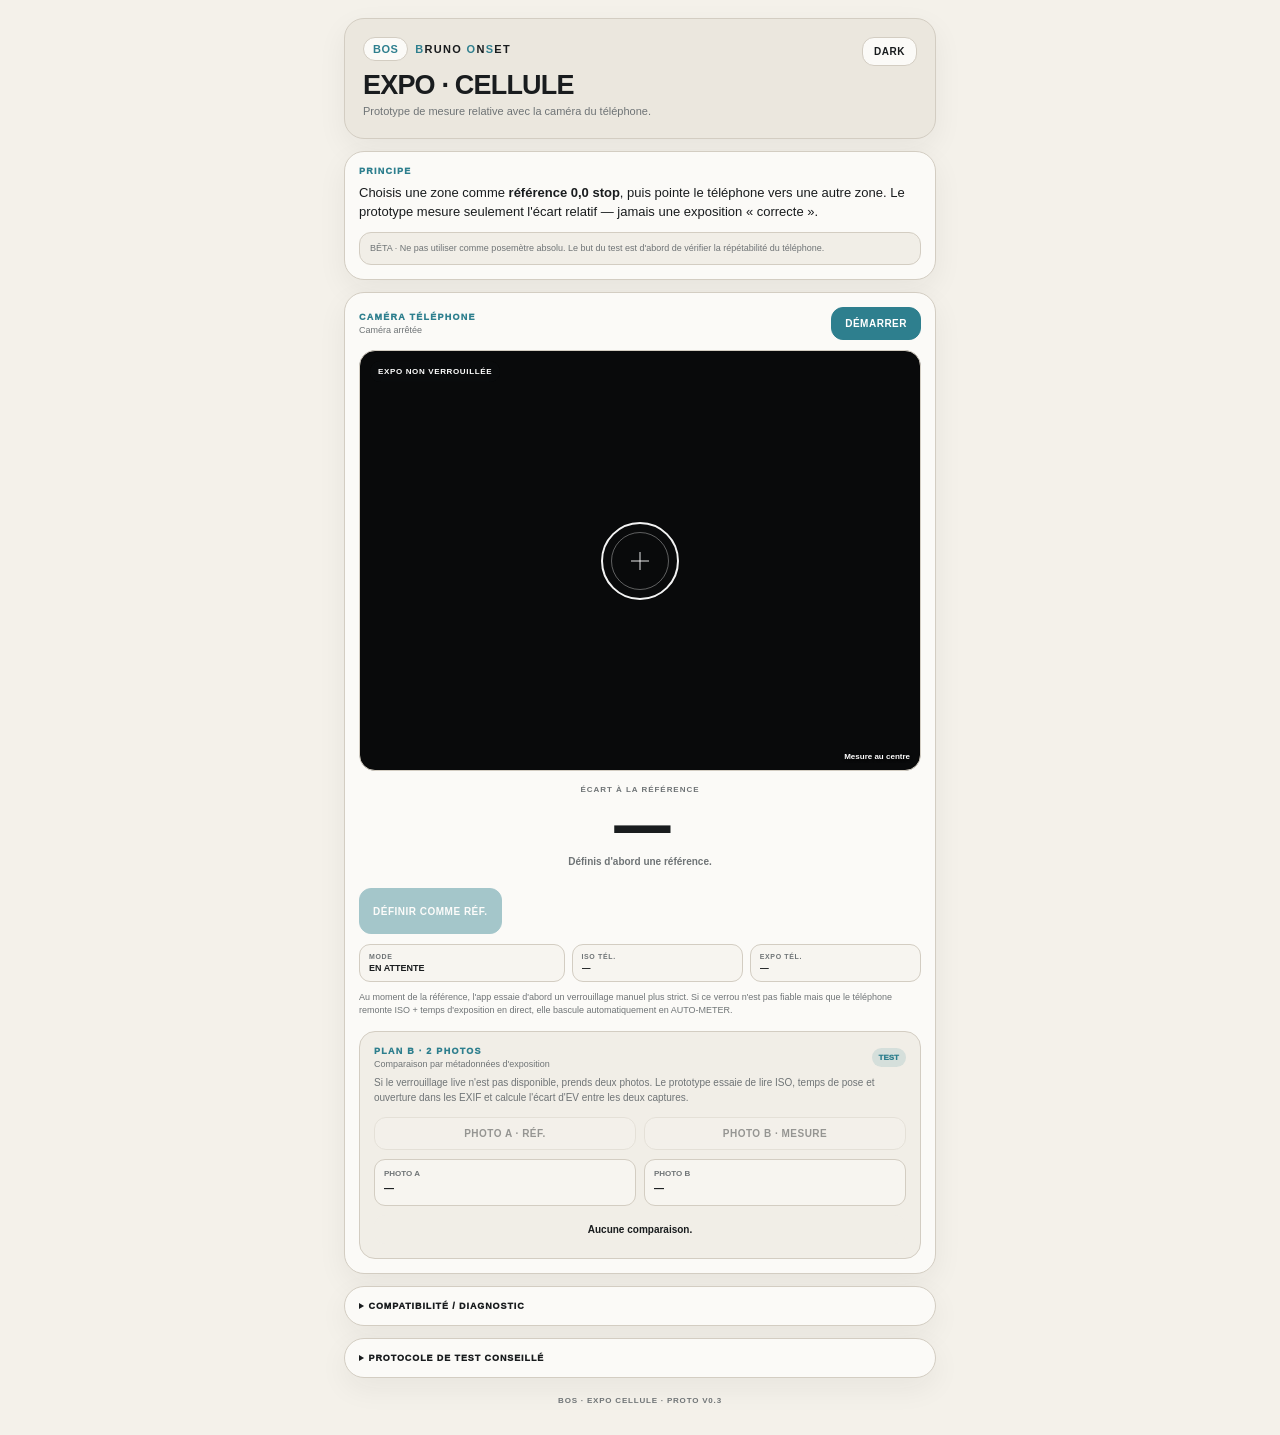
<file: Cellule-test/index.html>
<!doctype html>
<html lang="fr">
<head>
  <meta charset="utf-8" />
  <meta name="viewport" content="width=device-width,initial-scale=1,viewport-fit=cover" />
  <meta name="theme-color" content="#EBE7DE" />
  <meta name="apple-mobile-web-app-capable" content="yes" />
  <meta name="apple-mobile-web-app-status-bar-style" content="default" />
  <meta name="apple-mobile-web-app-title" content="CELLULE - BOS" />
  <title>BRUNO ONSET / EXPO — Cellule relative</title>
  <link rel="manifest" href="manifest.webmanifest" />
  <link rel="icon" href="icon-192.png" />
  <link rel="stylesheet" href="style.css?v=0.3" />
</head>
<body>
  <main class="app">
    <header class="brand-card">
      <div class="brand-top">
        <div>
          <div class="tool-eyebrow"><span class="eyebrow-logo">BOS</span><span class="eyebrow-brand"><span class="bos-letter">B</span>RUNO <span class="bos-letter">O</span>N<span class="bos-letter">S</span>ET</span></div>
          <h1>EXPO · CELLULE</h1>
          <p>Prototype de mesure relative avec la caméra du téléphone.</p>
        </div>
        <button id="themeBtn" class="ghost-btn" type="button">DARK</button>
      </div>
    </header>

    <section class="panel intro-panel">
      <div class="kicker">PRINCIPE</div>
      <p class="lead">Choisis une zone comme <b>référence 0,0 stop</b>, puis pointe le téléphone vers une autre zone. Le prototype mesure seulement l'écart relatif — jamais une exposition « correcte ».</p>
      <div class="warning">BÊTA · Ne pas utiliser comme posemètre absolu. Le but du test est d'abord de vérifier la répétabilité du téléphone.</div>
    </section>

    <section class="panel camera-panel">
      <div class="section-head">
        <div>
          <div class="kicker">CAMÉRA TÉLÉPHONE</div>
          <div id="cameraState" class="subtitle">Caméra arrêtée</div>
        </div>
        <button id="startBtn" class="primary-btn" type="button">DÉMARRER</button>
      </div>

      <label class="camera-select-wrap hidden" id="cameraSelectWrap">
        <span>OBJECTIF / CAMÉRA</span>
        <select id="cameraSelect"></select>
      </label>

      <div class="viewer" id="viewer">
        <video id="video" autoplay muted playsinline></video>
        <div class="spot" aria-hidden="true"><span></span></div>
        <div class="viewer-badge" id="lockBadge">EXPO NON VERROUILLÉE</div>
        <div class="viewer-hint">Mesure au centre</div>
      </div>
      <canvas id="sampleCanvas" width="160" height="120" hidden></canvas>

      <div class="live-readout">
        <div class="live-label">ÉCART À LA RÉFÉRENCE</div>
        <div id="stopValue" class="stop-value">—</div>
        <div id="ratioValue" class="ratio-value">Définis d'abord une référence.</div>
      </div>

      <div class="initial-ref-wrap" id="initialRefWrap">
        <button id="referenceBtn" class="primary-btn large" type="button" disabled>DÉFINIR COMME RÉF.</button>
      </div>

      <div class="meter-strip" id="meterStrip">
        <div><span>MODE</span><strong id="meterMode">EN ATTENTE</strong></div>
        <div><span>ISO TÉL.</span><strong id="meterIso">—</strong></div>
        <div><span>EXPO TÉL.</span><strong id="meterTime">—</strong></div>
      </div>

      <div id="liveModeNote" class="mode-note">Au moment de la référence, l'app essaie d'abord un verrouillage manuel plus strict. Si ce verrou n'est pas fiable mais que le téléphone remonte ISO + temps d'exposition en direct, elle bascule automatiquement en AUTO-METER.</div>

      <div class="embedded-photo-panel photo-panel">
        <div class="section-head compact">
          <div>
            <div class="kicker">PLAN B · 2 PHOTOS</div>
            <div class="subtitle">Comparaison par métadonnées d'exposition</div>
          </div>
          <span class="beta-pill">TEST</span>
        </div>
        <p class="small-copy">Si le verrouillage live n'est pas disponible, prends deux photos. Le prototype essaie de lire ISO, temps de pose et ouverture dans les EXIF et calcule l'écart d'EV entre les deux captures.</p>
        <div class="photo-grid">
          <button id="photoRefBtn" class="secondary-btn" type="button" disabled>PHOTO A · RÉF.</button>
          <button id="photoMeasureBtn" class="secondary-btn" type="button" disabled>PHOTO B · MESURE</button>
        </div>
        <div class="photo-results">
          <div><span>PHOTO A</span><strong id="photoAInfo">—</strong></div>
          <div><span>PHOTO B</span><strong id="photoBInfo">—</strong></div>
        </div>
        <div id="photoDelta" class="photo-delta">Aucune comparaison.</div>
      </div>
    </section>

    <details class="panel diagnostics-panel">
      <summary>COMPATIBILITÉ / DIAGNOSTIC</summary>
      <div class="diag-grid">
        <div><span>Verrou manuel</span><strong id="diagManual">—</strong></div>
        <div><span>ISO lu / contrôlable</span><strong id="diagIso">—</strong></div>
        <div><span>Temps expo lu / contrôlable</span><strong id="diagTime">—</strong></div>
        <div><span>Balance des blancs verrouillable</span><strong id="diagWb">—</strong></div>
        <div><span>ImageCapture / photo</span><strong id="diagPhoto">—</strong></div>
        <div><span>Réglages lus</span><strong id="diagSettings">—</strong></div>
        <div><span>Mode de mesure choisi</span><strong id="diagMeterMode">—</strong></div>
      </div>
      <pre id="diagRaw"></pre>
    </details>

    <details class="panel test-panel">
      <summary>PROTOCOLE DE TEST CONSEILLÉ</summary>
      <ol>
        <li>Déploie le prototype en HTTPS et ouvre-le sur le téléphone.</li>
        <li>Pointe une surface uniforme, attends environ 1 seconde, puis fais <b>DÉFINIR COMME RÉF.</b></li>
        <li>Le prototype choisit automatiquement <b>LOCK</b> si le verrouillage est fiable, sinon <b>AUTO-METER</b> si ISO + temps d'exposition sont lisibles.</li>
        <li>Sans changer de caméra du téléphone, pointe une seconde zone et note l'écart.</li>
        <li>Pour vérifier la précision, mesure idéalement la même surface sous deux niveaux de lumière connus, ou compare avec une cellule / une caméra de référence.</li>
        <li>Refais la mesure plusieurs fois : la répétabilité est plus importante que d'obtenir immédiatement le « bon » chiffre.</li>
      </ol>
    </details>

    <footer>BOS · EXPO CELLULE · PROTO V0.3</footer>
  </main>
  <script src="app.js?v=0.3"></script>
</body>
</html>
</file>
<file: Cellule-test/style.css>
:root{
  --bg:#F4F1EA;--panel:#FBFAF7;--panel2:#F1EEE7;--header:#EBE7DE;--field:#F7F5F0;
  --text:#191C1E;--muted:#6F7476;--line:#D3CDC2;--accent:#2E7F8E;--accent-soft:rgba(46,127,142,.14);
  --ok:#2E7F8E;--warn:#A85B43;--shadow:0 10px 30px rgba(30,30,30,.06)
}
body.dark{
  --bg:#101214;--panel:#171A1C;--panel2:#1E2225;--header:#171A1C;--field:#202427;
  --text:#F2F1ED;--muted:#A6AAAC;--line:#343A3E;--accent:#6FA9B4;--accent-soft:rgba(111,169,180,.15);
  --ok:#79B5BF;--warn:#D38870;--shadow:none
}
*{box-sizing:border-box}html{background:var(--bg)}body{margin:0;background:var(--bg);color:var(--text);font-family:Inter,ui-sans-serif,-apple-system,BlinkMacSystemFont,"Segoe UI",sans-serif}
button,select{font:inherit}.app{max-width:620px;margin:0 auto;padding:calc(18px + env(safe-area-inset-top)) 14px calc(28px + env(safe-area-inset-bottom))}.brand-card,.panel{border:1px solid var(--line);border-radius:20px;background:var(--panel);box-shadow:var(--shadow)}
.brand-card{background:var(--header);padding:18px;margin-bottom:12px}.brand-top{display:flex;align-items:flex-start;justify-content:space-between;gap:12px}.tool-eyebrow{display:flex;align-items:center;gap:7px;font-size:11px;letter-spacing:.12em;font-weight:850;white-space:nowrap}.eyebrow-logo{display:inline-flex;align-items:center;justify-content:center;min-width:40px;height:24px;padding:0 9px;border-radius:999px;background:var(--panel);border:1px solid var(--line);color:#2E7F8E;font-size:11px;font-weight:900;letter-spacing:.04em}.eyebrow-brand{font-weight:900}.bos-letter{color:#2E7F8E}h1{font-size:27px;line-height:1.05;margin:10px 0 5px;letter-spacing:-.03em;font-weight:900}.brand-card p{margin:0;color:var(--muted);font-size:11px;line-height:1.4}.ghost-btn,.secondary-btn,.primary-btn{border-radius:12px;border:1px solid var(--line);font-weight:900;letter-spacing:.05em;cursor:pointer}.ghost-btn{background:var(--panel);color:var(--text);padding:8px 11px;font-size:10px}.panel{padding:14px;margin-top:12px}.kicker{color:var(--accent);font-size:9px;font-weight:950;letter-spacing:.14em}.lead{font-size:13px;line-height:1.5;margin:7px 0 10px}.warning{padding:9px 10px;border-radius:12px;background:var(--panel2);color:var(--muted);font-size:9px;line-height:1.45;border:1px solid var(--line)}.section-head{display:flex;align-items:center;justify-content:space-between;gap:10px;margin-bottom:10px}.section-head.compact{margin-bottom:7px}.subtitle{margin-top:3px;color:var(--muted);font-size:9px}.primary-btn{background:var(--accent);border-color:var(--accent);color:white;padding:10px 13px;font-size:10px}.primary-btn.large,.secondary-btn.large{min-height:46px}.secondary-btn{background:var(--field);color:var(--text);padding:10px 12px;font-size:10px}.primary-btn:disabled,.secondary-btn:disabled{opacity:.42;cursor:default}.camera-select-wrap{display:block;margin:0 0 10px}.camera-select-wrap span{display:block;margin:0 0 5px 2px;color:var(--muted);font-size:8px;font-weight:900;letter-spacing:.1em}.camera-select-wrap select{width:100%;height:42px;border:1px solid var(--line);border-radius:12px;background:var(--field);color:var(--text);padding:0 10px;font-weight:800}.hidden{display:none!important}.viewer{position:relative;overflow:hidden;border-radius:16px;border:1px solid var(--line);background:#090A0B;aspect-ratio:4/3}.viewer video{width:100%;height:100%;display:block;object-fit:cover}.spot{position:absolute;left:50%;top:50%;width:78px;height:78px;transform:translate(-50%,-50%);border:2px solid rgba(255,255,255,.95);border-radius:50%;box-shadow:0 0 0 1px rgba(0,0,0,.35),0 0 0 9999px rgba(0,0,0,.04);pointer-events:none}.spot:before,.spot:after{content:"";position:absolute;background:rgba(255,255,255,.9);left:50%;top:50%;transform:translate(-50%,-50%)}.spot:before{width:18px;height:1px}.spot:after{height:18px;width:1px}.spot span{position:absolute;inset:8px;border:1px solid rgba(255,255,255,.35);border-radius:50%}.viewer-badge{position:absolute;left:10px;top:10px;padding:6px 8px;border-radius:999px;background:rgba(10,12,13,.7);color:white;font-size:8px;font-weight:900;letter-spacing:.08em;backdrop-filter:blur(8px)}.viewer-badge.ok{background:rgba(46,127,142,.88)}.viewer-badge.warn{background:rgba(168,91,67,.88)}.viewer-hint{position:absolute;right:10px;bottom:9px;color:white;font-size:8px;font-weight:800;text-shadow:0 1px 3px #000}.live-readout{text-align:center;padding:14px 6px 9px}.live-label{color:var(--muted);font-size:8px;font-weight:900;letter-spacing:.12em}.stop-value{font-size:54px;line-height:1;font-weight:950;letter-spacing:-.05em;margin:5px 0 3px}.ratio-value{color:var(--muted);font-size:10px;font-weight:700}.action-grid{display:grid;grid-template-columns:1fr 1fr;gap:8px}.mode-note{margin-top:9px;color:var(--muted);font-size:9px;line-height:1.45}.small-copy{margin:4px 0 10px;color:var(--muted);font-size:10px;line-height:1.45}.beta-pill{padding:5px 7px;border-radius:999px;background:var(--accent-soft);color:var(--accent);font-size:8px;font-weight:950}.photo-grid{display:grid;grid-template-columns:1fr 1fr;gap:8px}.photo-results{display:grid;grid-template-columns:1fr 1fr;gap:8px;margin-top:9px}.photo-results div{padding:9px;border-radius:11px;background:var(--field);border:1px solid var(--line)}.photo-results span{display:block;color:var(--muted);font-size:8px;font-weight:900}.photo-results strong{display:block;margin-top:4px;font-size:10px;line-height:1.35}.photo-delta{margin-top:9px;text-align:center;padding:9px;border-radius:11px;background:var(--panel2);font-size:10px;font-weight:900}.photo-delta.ok{color:var(--accent)}details summary{cursor:pointer;font-size:9px;font-weight:950;letter-spacing:.1em;color:var(--text)}.diag-grid{display:grid;grid-template-columns:1fr 1fr;gap:7px;margin-top:11px}.diag-grid div{padding:8px;border-radius:10px;background:var(--field);border:1px solid var(--line)}.diag-grid span{display:block;color:var(--muted);font-size:8px}.diag-grid strong{display:block;margin-top:3px;font-size:9px}pre{max-height:180px;overflow:auto;white-space:pre-wrap;word-break:break-word;font-size:8px;color:var(--muted);background:var(--panel2);border-radius:10px;padding:9px;margin:9px 0 0}.test-panel ol{padding-left:19px;margin:10px 0 0}.test-panel li{margin:6px 0;color:var(--muted);font-size:10px;line-height:1.45}footer{text-align:center;color:var(--muted);font-size:8px;font-weight:800;letter-spacing:.1em;padding:18px 0 2px}@media(max-width:390px){.app{padding-left:10px;padding-right:10px}.brand-card,.panel{border-radius:17px}.stop-value{font-size:48px}.action-grid,.photo-grid{grid-template-columns:1fr}.diag-grid{grid-template-columns:1fr}.spot{width:68px;height:68px}}

/* V0.2 — PLAN B remonté sous la mesure live */
.initial-ref-wrap{margin-top:12px}
.initial-ref-wrap.hidden{display:none!important}
.embedded-photo-panel{margin-top:14px;padding:14px;border:1px solid var(--line);border-radius:16px;background:var(--panel2)}
.embedded-photo-panel .small-copy{margin-bottom:12px}


/* V0.3 — diagnostic AUTO-METER live */
.meter-strip{display:grid;grid-template-columns:1.2fr 1fr 1fr;gap:7px;margin:10px 0 0}
.meter-strip>div{padding:8px 9px;border:1px solid var(--line);border-radius:11px;background:var(--field);min-width:0}
.meter-strip span{display:block;color:var(--muted);font-size:7px;font-weight:900;letter-spacing:.09em}
.meter-strip strong{display:block;margin-top:3px;font-size:9px;white-space:nowrap;overflow:hidden;text-overflow:ellipsis}
@media(max-width:390px){.meter-strip{grid-template-columns:1fr 1fr}.meter-strip>div:first-child{grid-column:1/-1}}
</file>
